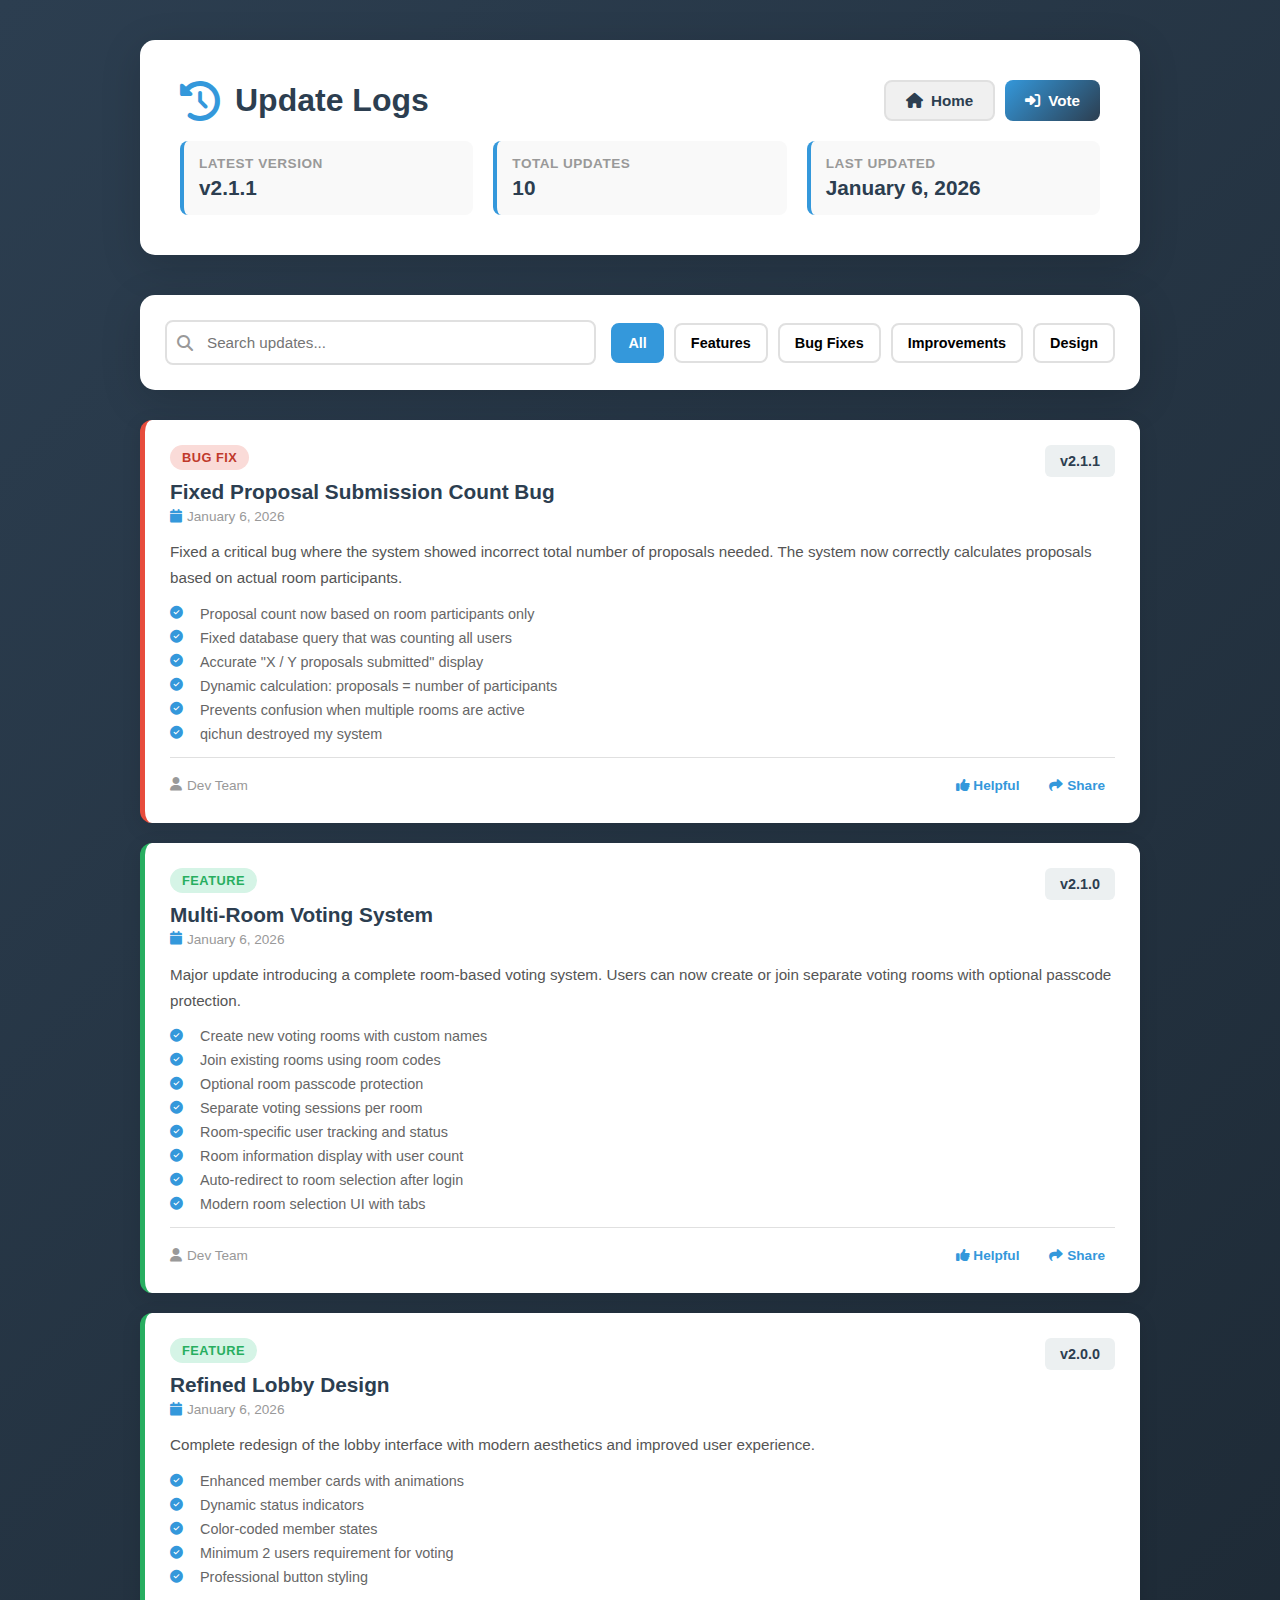
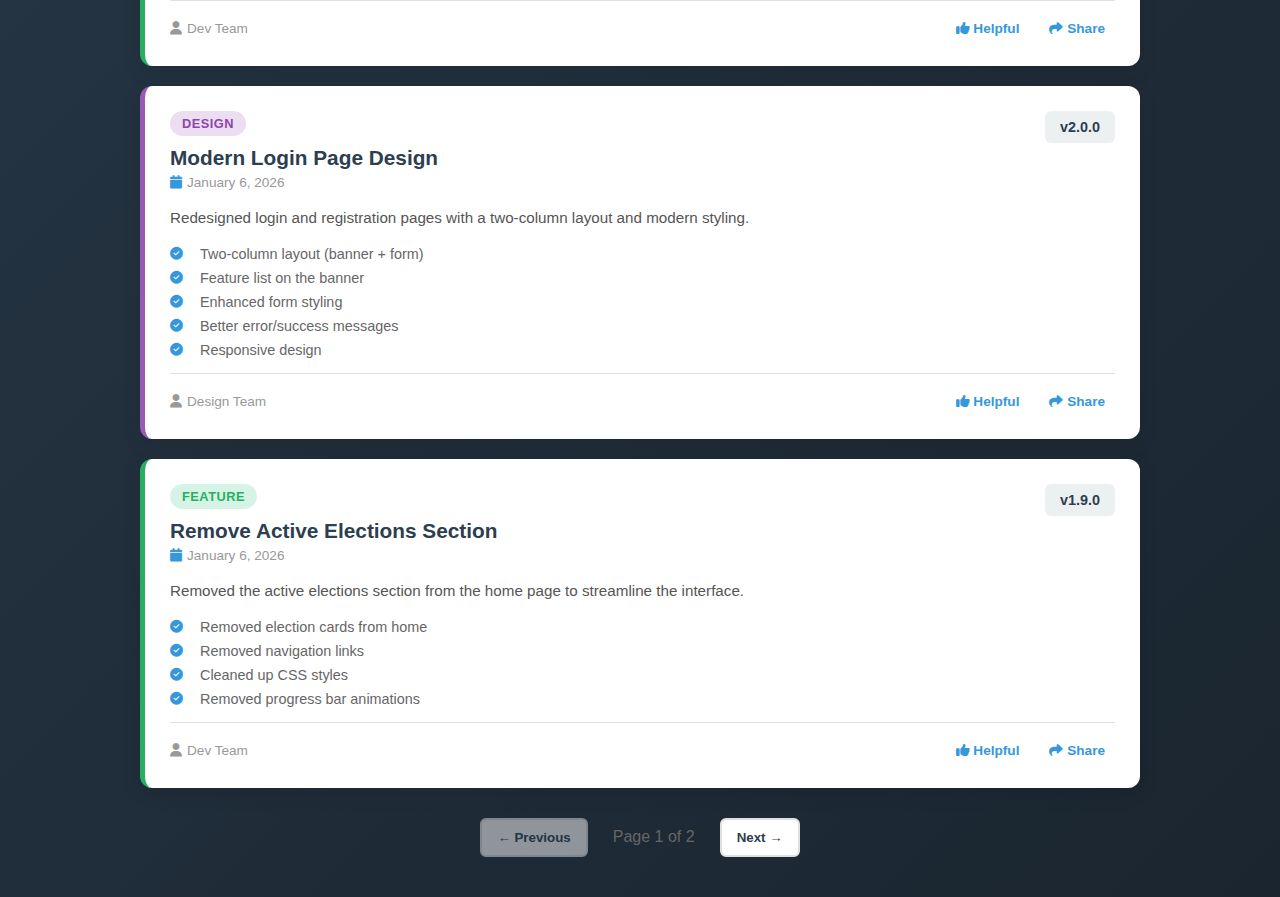
<file: templates/update_log.html>
<!DOCTYPE html>
<html lang="en">
<head>
    <meta charset="UTF-8">
    <meta name="viewport" content="width=device-width, initial-scale=1.0">
    <title>Update Logs - VoteSecure</title>
    <link rel="stylesheet" href="https://cdnjs.cloudflare.com/ajax/libs/font-awesome/6.4.0/css/all.min.css">
    <style>
        * {
            margin: 0;
            padding: 0;
            box-sizing: border-box;
            font-family: 'Segoe UI', Tahoma, Geneva, Verdana, sans-serif;
        }

        :root {
            --primary: #2c3e50;
            --secondary: #3498db;
            --accent: #e74c3c;
            --light: #ecf0f1;
            --success: #27ae60;
            --warning: #f39c12;
            --info: #3498db;
            --dark: #2c3e50;
        }

        body {
            background: linear-gradient(135deg, var(--primary) 0%, #1a252f 100%);
            min-height: 100vh;
            padding: 40px 20px;
            color: #333;
        }

        .container {
            width: 100%;
            max-width: 1000px;
            margin: 0 auto;
        }

        /* Header */
        .header {
            background: white;
            border-radius: 15px;
            padding: 40px;
            margin-bottom: 40px;
            box-shadow: 0 10px 40px rgba(0, 0, 0, 0.15);
        }

        .header-top {
            display: flex;
            align-items: center;
            justify-content: space-between;
            margin-bottom: 20px;
        }

        .header-title {
            display: flex;
            align-items: center;
            gap: 15px;
        }

        .header-title i {
            font-size: 2.5rem;
            color: var(--secondary);
        }

        .header-title h1 {
            font-size: 2rem;
            color: var(--primary);
            font-weight: 700;
        }

        .header-actions {
            display: flex;
            gap: 10px;
        }

        .btn {
            padding: 10px 20px;
            border: none;
            border-radius: 8px;
            font-weight: 600;
            cursor: pointer;
            transition: all 0.3s;
            display: inline-flex;
            align-items: center;
            gap: 8px;
            text-decoration: none;
            font-size: 0.95rem;
        }

        .btn-primary {
            background: linear-gradient(135deg, var(--secondary) 0%, var(--primary) 100%);
            color: white;
        }

        .btn-primary:hover {
            transform: translateY(-2px);
            box-shadow: 0 8px 20px rgba(52, 152, 219, 0.3);
        }

        .btn-secondary {
            background: #f0f0f0;
            color: var(--primary);
            border: 2px solid #e0e0e0;
        }

        .btn-secondary:hover {
            background: #e8e8e8;
            border-color: var(--secondary);
            color: var(--secondary);
        }

        .btn-danger {
            background: #fadbd8;
            color: #c0392b;
            border: 2px solid #e74c3c;
        }

        .btn-danger:hover {
            background: #f5b7b1;
        }

        .header-info {
            display: grid;
            grid-template-columns: repeat(auto-fit, minmax(200px, 1fr));
            gap: 20px;
            margin-top: 20px;
        }

        .info-box {
            background: #f9f9f9;
            padding: 15px;
            border-radius: 8px;
            border-left: 4px solid var(--secondary);
        }

        .info-box-label {
            font-size: 0.85rem;
            color: #999;
            text-transform: uppercase;
            letter-spacing: 0.5px;
            font-weight: 600;
            margin-bottom: 5px;
        }

        .info-box-value {
            font-size: 1.3rem;
            font-weight: 700;
            color: var(--primary);
        }

        /* Controls */
        .controls {
            background: white;
            border-radius: 15px;
            padding: 25px;
            margin-bottom: 30px;
            box-shadow: 0 10px 40px rgba(0, 0, 0, 0.15);
            display: flex;
            gap: 15px;
            flex-wrap: wrap;
            align-items: center;
        }

        .search-box {
            flex: 1;
            min-width: 250px;
            position: relative;
        }

        .search-box input {
            width: 100%;
            padding: 12px 15px 12px 40px;
            border: 2px solid #e0e0e0;
            border-radius: 8px;
            font-size: 0.95rem;
            transition: all 0.3s;
        }

        .search-box input:focus {
            outline: none;
            border-color: var(--secondary);
            box-shadow: 0 0 0 4px rgba(52, 152, 219, 0.1);
        }

        .search-box i {
            position: absolute;
            left: 12px;
            top: 50%;
            transform: translateY(-50%);
            color: #999;
        }

        .filter-group {
            display: flex;
            gap: 10px;
        }

        .filter-btn {
            padding: 10px 15px;
            border: 2px solid #e0e0e0;
            background: white;
            border-radius: 8px;
            cursor: pointer;
            font-weight: 600;
            transition: all 0.3s;
            font-size: 0.9rem;
        }

        .filter-btn.active {
            background: var(--secondary);
            color: white;
            border-color: var(--secondary);
        }

        .filter-btn:hover {
            border-color: var(--secondary);
            color: var(--secondary);
        }

        /* Logs Container */
        .logs-container {
            display: flex;
            flex-direction: column;
            gap: 20px;
        }

        .log-entry {
            background: white;
            border-radius: 12px;
            padding: 25px;
            box-shadow: 0 5px 20px rgba(0, 0, 0, 0.1);
            border-left: 5px solid var(--secondary);
            transition: all 0.3s;
        }

        .log-entry:hover {
            box-shadow: 0 8px 30px rgba(0, 0, 0, 0.15);
            transform: translateY(-2px);
        }

        .log-entry.feature {
            border-left-color: var(--success);
        }

        .log-entry.bug-fix {
            border-left-color: var(--accent);
        }

        .log-entry.improvement {
            border-left-color: var(--warning);
        }

        .log-entry.design {
            border-left-color: #9b59b6;
        }

        .log-header {
            display: flex;
            justify-content: space-between;
            align-items: flex-start;
            margin-bottom: 15px;
            gap: 15px;
        }

        .log-title-section {
            flex: 1;
        }

        .log-type {
            display: inline-block;
            padding: 5px 12px;
            border-radius: 20px;
            font-size: 0.8rem;
            font-weight: 700;
            text-transform: uppercase;
            letter-spacing: 0.5px;
            margin-bottom: 10px;
        }

        .log-type.feature {
            background: #d5f4e6;
            color: #27ae60;
        }

        .log-type.bug-fix {
            background: #fadbd8;
            color: #c0392b;
        }

        .log-type.improvement {
            background: #fdebd0;
            color: #f39c12;
        }

        .log-type.design {
            background: #ebdef0;
            color: #8e44ad;
        }

        .log-title {
            font-size: 1.3rem;
            font-weight: 700;
            color: var(--primary);
            margin-bottom: 5px;
        }

        .log-date {
            font-size: 0.85rem;
            color: #999;
            display: flex;
            align-items: center;
            gap: 5px;
        }

        .log-date i {
            color: var(--secondary);
        }

        .log-version {
            background: var(--light);
            color: var(--primary);
            padding: 8px 15px;
            border-radius: 6px;
            font-weight: 700;
            font-size: 0.9rem;
        }

        .log-description {
            color: #555;
            line-height: 1.7;
            margin-bottom: 15px;
            font-size: 0.95rem;
        }

        .log-features {
            display: flex;
            flex-direction: column;
            gap: 8px;
            margin-bottom: 15px;
        }

        .log-feature-item {
            display: flex;
            align-items: center;
            gap: 10px;
            font-size: 0.9rem;
            color: #666;
        }

        .log-feature-item i {
            color: var(--secondary);
            font-size: 0.8rem;
            width: 20px;
        }

        .log-footer {
            display: flex;
            justify-content: space-between;
            align-items: center;
            padding-top: 15px;
            border-top: 1px solid #e0e0e0;
            margin-top: 15px;
            font-size: 0.85rem;
            color: #999;
        }

        .log-author {
            display: flex;
            align-items: center;
            gap: 5px;
        }

        .log-actions {
            display: flex;
            gap: 10px;
        }

        .log-action-btn {
            background: none;
            border: none;
            color: var(--secondary);
            cursor: pointer;
            font-size: 0.85rem;
            font-weight: 600;
            transition: all 0.3s;
            padding: 5px 10px;
            border-radius: 5px;
        }

        .log-action-btn:hover {
            background: var(--light);
            color: var(--primary);
        }

        /* Empty State */
        .empty-state {
            text-align: center;
            padding: 60px 20px;
            background: white;
            border-radius: 15px;
            box-shadow: 0 10px 40px rgba(0, 0, 0, 0.1);
        }

        .empty-state i {
            font-size: 3rem;
            color: #ddd;
            margin-bottom: 15px;
        }

        .empty-state h2 {
            color: #999;
            font-size: 1.3rem;
            margin-bottom: 10px;
        }

        .empty-state p {
            color: #bbb;
            margin-bottom: 20px;
        }

        /* Responsive */
        @media (max-width: 768px) {
            .header {
                padding: 25px;
            }

            .header-top {
                flex-direction: column;
                align-items: flex-start;
            }

            .header-actions {
                width: 100%;
                flex-direction: column;
            }

            .btn {
                width: 100%;
                justify-content: center;
            }

            .controls {
                flex-direction: column;
            }

            .search-box {
                min-width: unset;
            }

            .filter-group {
                flex-direction: column;
                width: 100%;
            }

            .filter-btn {
                width: 100%;
            }

            .log-header {
                flex-direction: column;
            }

            .log-title {
                font-size: 1.1rem;
            }

            .log-footer {
                flex-direction: column;
                gap: 10px;
                align-items: flex-start;
            }
        }

        @media (max-width: 480px) {
            .container {
                padding: 0;
            }

            .header {
                border-radius: 0;
                padding: 20px;
            }

            .log-entry {
                border-radius: 8px;
                padding: 15px;
            }

            .log-title {
                font-size: 1rem;
            }

            .header-info {
                grid-template-columns: 1fr;
            }
        }

        /* Pagination */
        .pagination {
            display: flex;
            justify-content: center;
            gap: 10px;
            margin-top: 30px;
        }

        .pagination-btn {
            padding: 10px 15px;
            border: 2px solid #e0e0e0;
            background: white;
            border-radius: 6px;
            cursor: pointer;
            font-weight: 600;
            transition: all 0.3s;
            color: var(--primary);
        }

        .pagination-btn:hover:not(:disabled) {
            border-color: var(--secondary);
            color: var(--secondary);
        }

        .pagination-btn.active {
            background: var(--secondary);
            color: white;
            border-color: var(--secondary);
        }

        .pagination-btn:disabled {
            opacity: 0.5;
            cursor: not-allowed;
        }
    </style>
</head>
<body>
    <div class="container">
        <!-- Header -->
        <div class="header">
            <div class="header-top">
                <div class="header-title">
                    <i class="fas fa-history"></i>
                    <h1>Update Logs</h1>
                </div>
                <div class="header-actions">
                    <a href="/" class="btn btn-secondary">
                        <i class="fas fa-home"></i> Home
                    </a>
                    <a href="/login" class="btn btn-primary">
                        <i class="fas fa-sign-in-alt"></i> Vote
                    </a>
                </div>
            </div>

            <div class="header-info">
                <div class="info-box">
                    <div class="info-box-label">Latest Version</div>
                    <div class="info-box-value" id="latestVersion">v2.1.1</div>
                </div>
                <div class="info-box">
                    <div class="info-box-label">Total Updates</div>
                    <div class="info-box-value" id="totalUpdates">0</div>
                </div>
                <div class="info-box">
                    <div class="info-box-label">Last Updated</div>
                    <div class="info-box-value" id="lastUpdated">Today</div>
                </div>
            </div>
        </div>

        <!-- Controls -->
        <div class="controls">
            <div class="search-box">
                <i class="fas fa-search"></i>
                <input type="text" id="searchInput" placeholder="Search updates...">
            </div>
            <div class="filter-group">
                <button class="filter-btn active" data-filter="all">All</button>
                <button class="filter-btn" data-filter="feature">Features</button>
                <button class="filter-btn" data-filter="bug-fix">Bug Fixes</button>
                <button class="filter-btn" data-filter="improvement">Improvements</button>
                <button class="filter-btn" data-filter="design">Design</button>
            </div>
        </div>

        <!-- Logs Container -->
        <div class="logs-container" id="logsContainer">
            <!-- Logs will be inserted here -->
        </div>

        <!-- Empty State -->
        <div class="empty-state" id="emptyState" style="display: none;">
            <i class="fas fa-inbox"></i>
            <h2>No Updates Found</h2>
            <p>Try adjusting your search or filter criteria</p>
        </div>

        <!-- Pagination -->
        <div class="pagination" id="pagination" style="display: none;">
            <button class="pagination-btn" id="prevBtn" onclick="previousPage()">← Previous</button>
            <span id="pageInfo" style="padding: 10px 15px; color: #666;">Page 1 of 1</span>
            <button class="pagination-btn" id="nextBtn" onclick="nextPage()">Next →</button>
        </div>
    </div>

    <script>
        // Sample update logs data
        const updateLogs = [
            {
                id: 0,
                version: 'v2.1.1',
                type: 'bug-fix',
                title: 'Fixed Proposal Submission Count Bug',
                date: 'January 6, 2026',
                author: 'Dev Team',
                description: 'Fixed a critical bug where the system showed incorrect total number of proposals needed. The system now correctly calculates proposals based on actual room participants.',
                features: [
                    'Proposal count now based on room participants only',
                    'Fixed database query that was counting all users',
                    'Accurate "X / Y proposals submitted" display',
                    'Dynamic calculation: proposals = number of participants',
                    'Prevents confusion when multiple rooms are active',
                    'qichun destroyed my system'
                ]
            },
            {
                id: 1,
                version: 'v2.1.0',
                type: 'feature',
                title: 'Multi-Room Voting System',
                date: 'January 6, 2026',
                author: 'Dev Team',
                description: 'Major update introducing a complete room-based voting system. Users can now create or join separate voting rooms with optional passcode protection.',
                features: [
                    'Create new voting rooms with custom names',
                    'Join existing rooms using room codes',
                    'Optional room passcode protection',
                    'Separate voting sessions per room',
                    'Room-specific user tracking and status',
                    'Room information display with user count',
                    'Auto-redirect to room selection after login',
                    'Modern room selection UI with tabs'
                ]
            },
            {
                id: 2,
                version: 'v2.0.0',
                type: 'feature',
                title: 'Refined Lobby Design',
                date: 'January 6, 2026',
                author: 'Dev Team',
                description: 'Complete redesign of the lobby interface with modern aesthetics and improved user experience.',
                features: [
                    'Enhanced member cards with animations',
                    'Dynamic status indicators',
                    'Color-coded member states',
                    'Minimum 2 users requirement for voting',
                    'Professional button styling'
                ]
            },
            {
                id: 3,
                version: 'v2.0.0',
                type: 'design',
                title: 'Modern Login Page Design',
                date: 'January 6, 2026',
                author: 'Design Team',
                description: 'Redesigned login and registration pages with a two-column layout and modern styling.',
                features: [
                    'Two-column layout (banner + form)',
                    'Feature list on the banner',
                    'Enhanced form styling',
                    'Better error/success messages',
                    'Responsive design'
                ]
            },
            {
                id: 4,
                version: 'v1.9.0',
                type: 'feature',
                title: 'Remove Active Elections Section',
                date: 'January 6, 2026',
                author: 'Dev Team',
                description: 'Removed the active elections section from the home page to streamline the interface.',
                features: [
                    'Removed election cards from home',
                    'Removed navigation links',
                    'Cleaned up CSS styles',
                    'Removed progress bar animations'
                ]
            },
            {
                id: 5,
                version: 'v1.9.0',
                type: 'feature',
                title: 'Implement Logout Tracking',
                date: 'January 6, 2026',
                author: 'Backend Team',
                description: 'Added logged_in_users set to track currently active users and prevent logged-out users from appearing in the lobby.',
                features: [
                    'Added logged_in_users global set',
                    'Track users on login and registration',
                    'Remove users on logout',
                    'Filter API responses to show only logged-in users',
                    'Updated ready-status calculation'
                ]
            },
            {
                id: 6,
                version: 'v1.8.0',
                type: 'design',
                title: 'Refined Home Page Design',
                date: 'January 5, 2026',
                author: 'Design Team',
                description: 'Updated home page with modern VoteSecure branding and professional styling.',
                features: [
                    'Updated to VoteSecure branding',
                    'Modern header and navigation',
                    'Enhanced feature cards',
                    'Professional button styling',
                    'Improved responsive design'
                ]
            },
            {
                id: 7,
                version: 'v1.8.0',
                type: 'bug-fix',
                title: 'Fixed Button Functions',
                date: 'January 5, 2026',
                author: 'Dev Team',
                description: 'Fixed all button functions on the home page to properly navigate and execute actions.',
                features: [
                    'Login/Register buttons navigate correctly',
                    'Vote buttons redirect to login',
                    'Learn More scrolls smoothly',
                    'Tutorial button shows alert',
                    'Removed generic event handlers'
                ]
            },
            {
                id: 8,
                version: 'v1.7.0',
                type: 'improvement',
                title: 'Enhanced Voting Interface',
                date: 'January 4, 2026',
                author: 'UI Team',
                description: 'Improved the voting interface with better visual hierarchy and user feedback.',
                features: [
                    'Better proposal display',
                    'Improved vote buttons',
                    'Enhanced progress indicators',
                    'Better error handling',
                    'Smooth transitions'
                ]
            },
            {
                id: 8,
                version: 'v1.6.0',
                type: 'feature',
                title: 'Tie-Breaking Mechanism',
                date: 'January 3, 2026',
                author: 'Backend Team',
                description: 'Implemented tie-breaking functionality for proposals with equal votes.',
                features: [
                    'Automatic tie detection',
                    'Dedicated tie-breaking interface',
                    'User agreement tracking',
                    'Final vote recording',
                    'Results display'
                ]
            }
        ];

        let currentPage = 1;
        const itemsPerPage = 5;
        let filteredLogs = [...updateLogs];

        // Initialize
        document.addEventListener('DOMContentLoaded', function() {
            renderLogs();
            setupEventListeners();
            updateStats();
        });

        function setupEventListeners() {
            // Search
            document.getElementById('searchInput').addEventListener('input', function(e) {
                const searchTerm = e.target.value.toLowerCase();
                filteredLogs = updateLogs.filter(log => 
                    log.title.toLowerCase().includes(searchTerm) ||
                    log.description.toLowerCase().includes(searchTerm) ||
                    log.features.some(f => f.toLowerCase().includes(searchTerm))
                );
                currentPage = 1;
                renderLogs();
            });

            // Filters
            document.querySelectorAll('.filter-btn').forEach(btn => {
                btn.addEventListener('click', function() {
                    document.querySelectorAll('.filter-btn').forEach(b => b.classList.remove('active'));
                    this.classList.add('active');
                    
                    const filter = this.dataset.filter;
                    if (filter === 'all') {
                        filteredLogs = [...updateLogs];
                    } else {
                        filteredLogs = updateLogs.filter(log => log.type === filter);
                    }
                    currentPage = 1;
                    renderLogs();
                });
            });
        }

        function renderLogs() {
            const container = document.getElementById('logsContainer');
            const emptyState = document.getElementById('emptyState');
            
            if (filteredLogs.length === 0) {
                container.innerHTML = '';
                emptyState.style.display = 'block';
                document.getElementById('pagination').style.display = 'none';
                return;
            }

            emptyState.style.display = 'none';

            // Pagination
            const totalPages = Math.ceil(filteredLogs.length / itemsPerPage);
            const startIdx = (currentPage - 1) * itemsPerPage;
            const endIdx = startIdx + itemsPerPage;
            const paginatedLogs = filteredLogs.slice(startIdx, endIdx);

            container.innerHTML = paginatedLogs.map(log => `
                <div class="log-entry ${log.type}">
                    <div class="log-header">
                        <div class="log-title-section">
                            <span class="log-type ${log.type}">${log.type.replace('-', ' ')}</span>
                            <h3 class="log-title">${log.title}</h3>
                            <div class="log-date">
                                <i class="fas fa-calendar"></i>
                                ${log.date}
                            </div>
                        </div>
                        <div class="log-version">${log.version}</div>
                    </div>

                    <p class="log-description">${log.description}</p>

                    <div class="log-features">
                        ${log.features.map(feature => `
                            <div class="log-feature-item">
                                <i class="fas fa-check-circle"></i>
                                ${feature}
                            </div>
                        `).join('')}
                    </div>

                    <div class="log-footer">
                        <div class="log-author">
                            <i class="fas fa-user"></i>
                            <span>${log.author}</span>
                        </div>
                        <div class="log-actions">
                            <button class="log-action-btn">
                                <i class="fas fa-thumbs-up"></i> Helpful
                            </button>
                            <button class="log-action-btn">
                                <i class="fas fa-share"></i> Share
                            </button>
                        </div>
                    </div>
                </div>
            `).join('');

            // Update pagination
            if (totalPages > 1) {
                document.getElementById('pagination').style.display = 'flex';
                document.getElementById('pageInfo').textContent = `Page ${currentPage} of ${totalPages}`;
                document.getElementById('prevBtn').disabled = currentPage === 1;
                document.getElementById('nextBtn').disabled = currentPage === totalPages;
            } else {
                document.getElementById('pagination').style.display = 'none';
            }
        }

        function nextPage() {
            const totalPages = Math.ceil(filteredLogs.length / itemsPerPage);
            if (currentPage < totalPages) {
                currentPage++;
                renderLogs();
                window.scrollTo({ top: 0, behavior: 'smooth' });
            }
        }

        function previousPage() {
            if (currentPage > 1) {
                currentPage--;
                renderLogs();
                window.scrollTo({ top: 0, behavior: 'smooth' });
            }
        }

        function updateStats() {
            document.getElementById('totalUpdates').textContent = updateLogs.length;
            const latestLog = updateLogs[0];
            document.getElementById('lastUpdated').textContent = latestLog.date;
        }
    </script>
</body>
</html>
</file>
